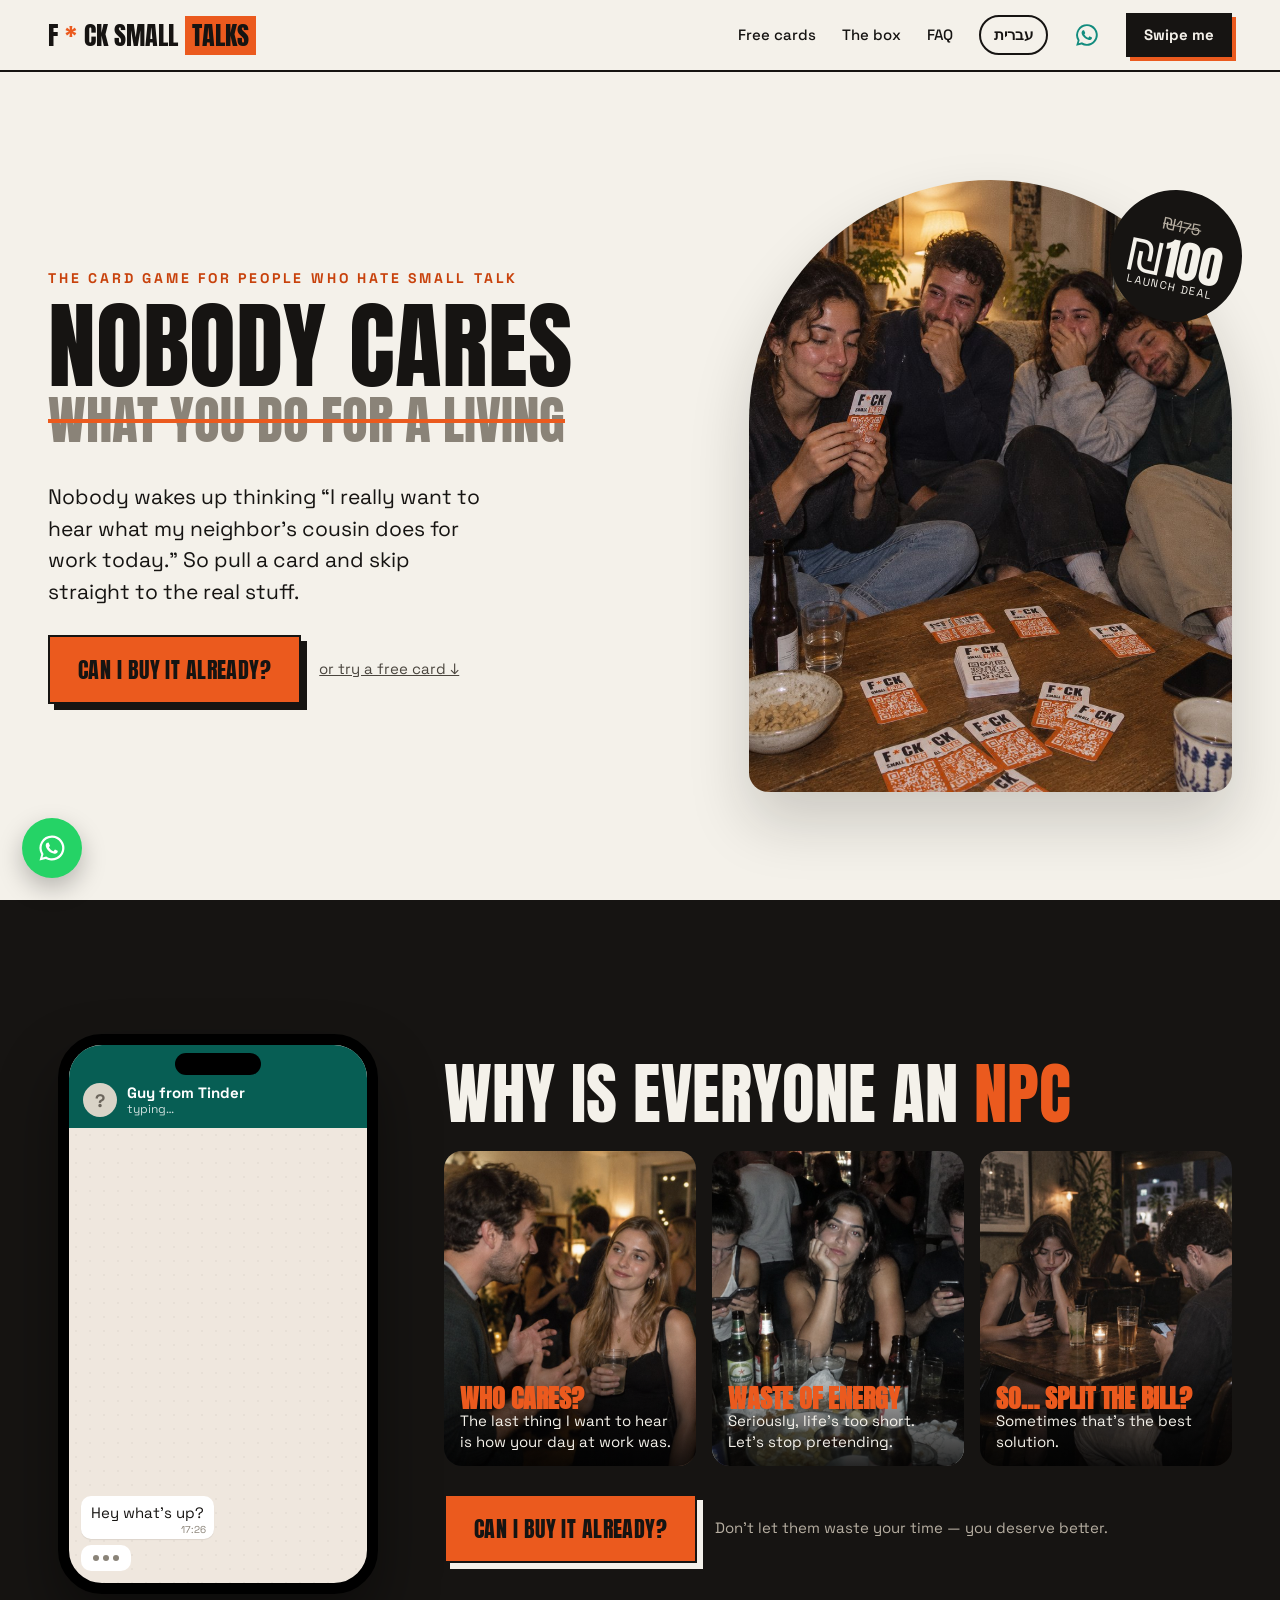
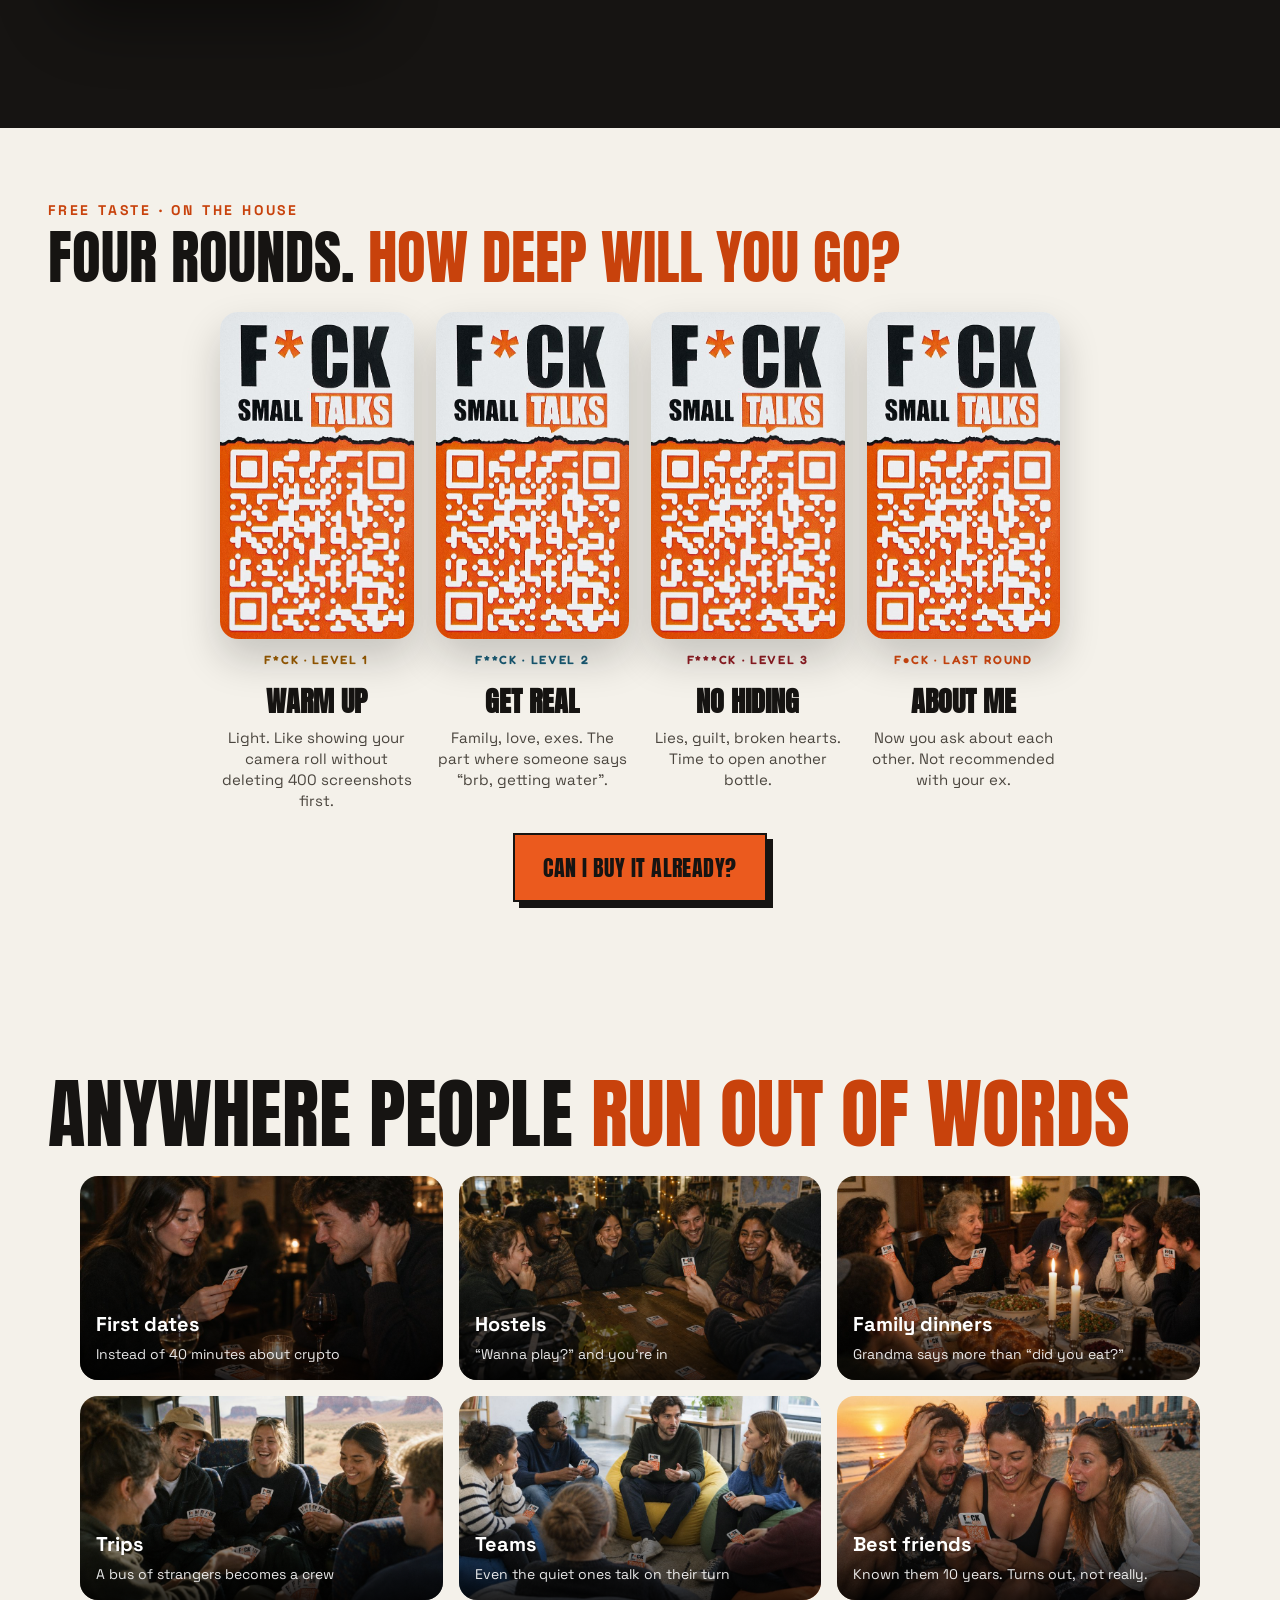
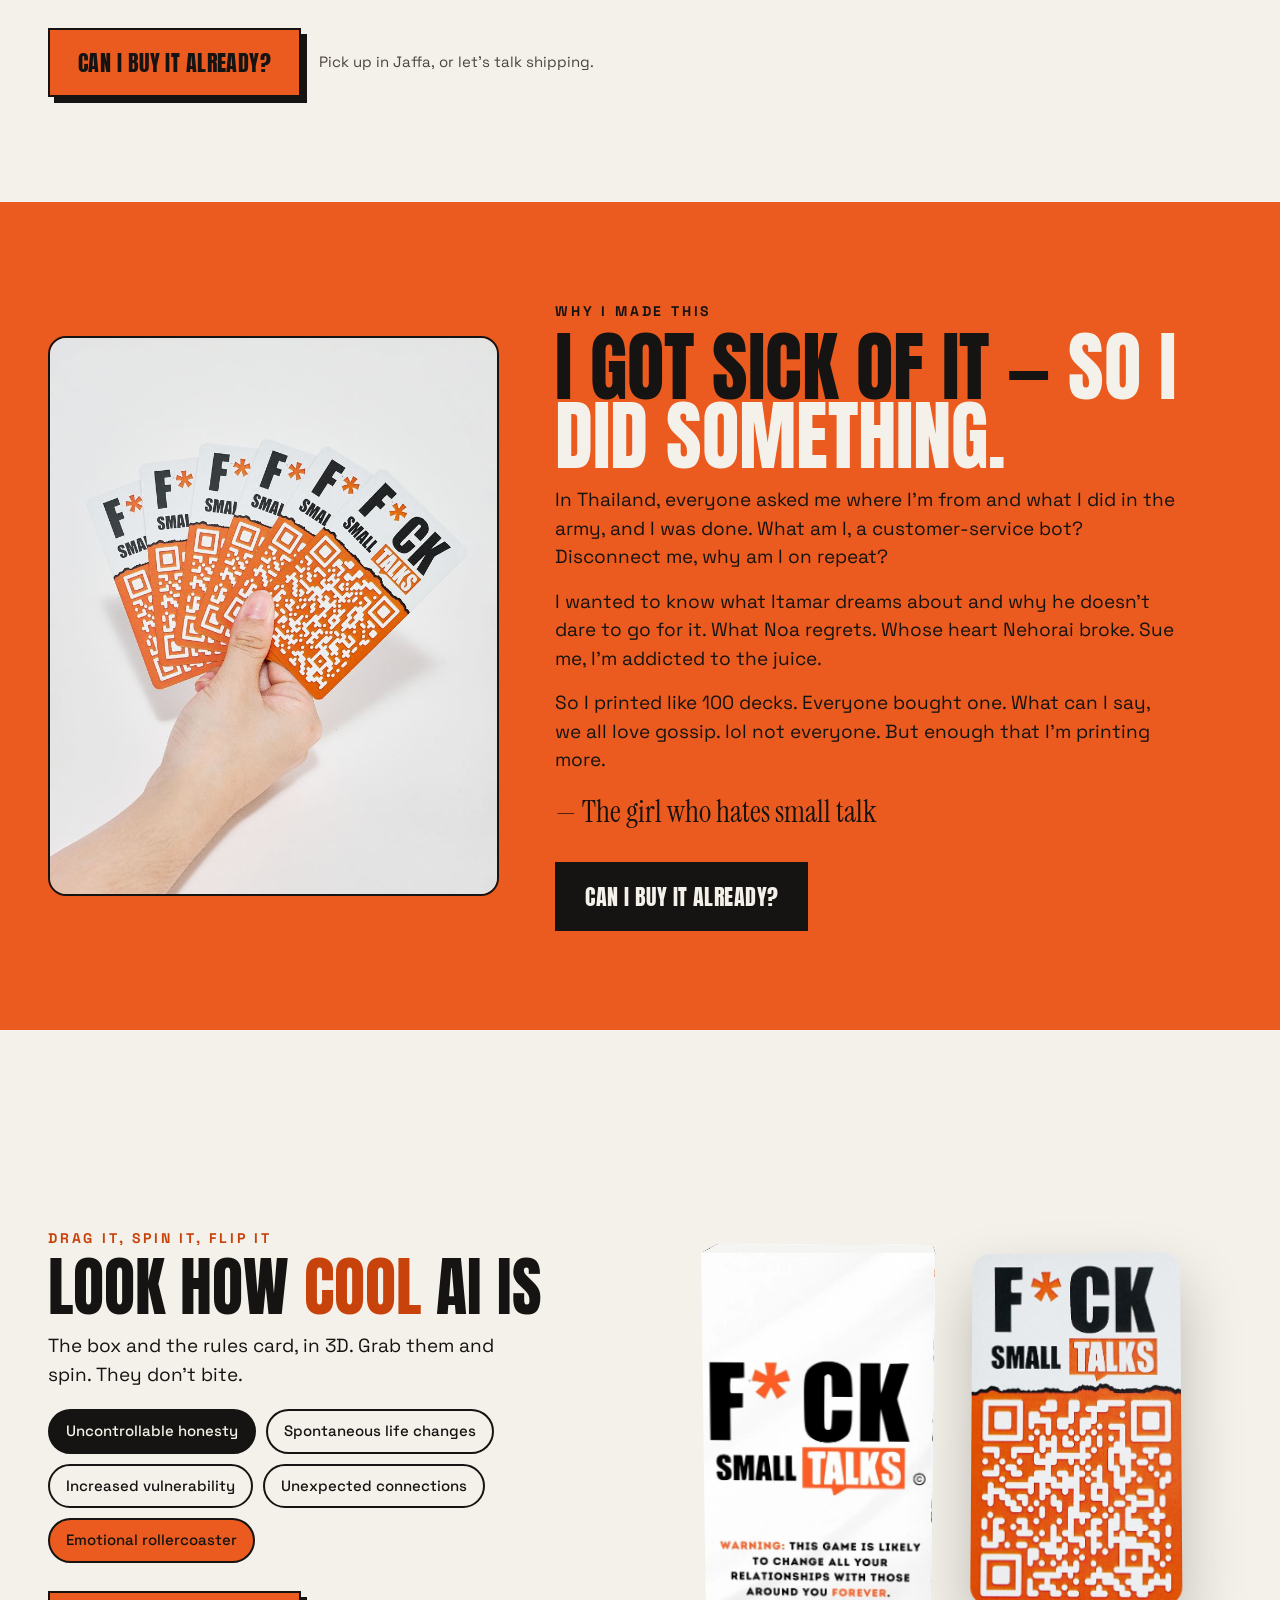
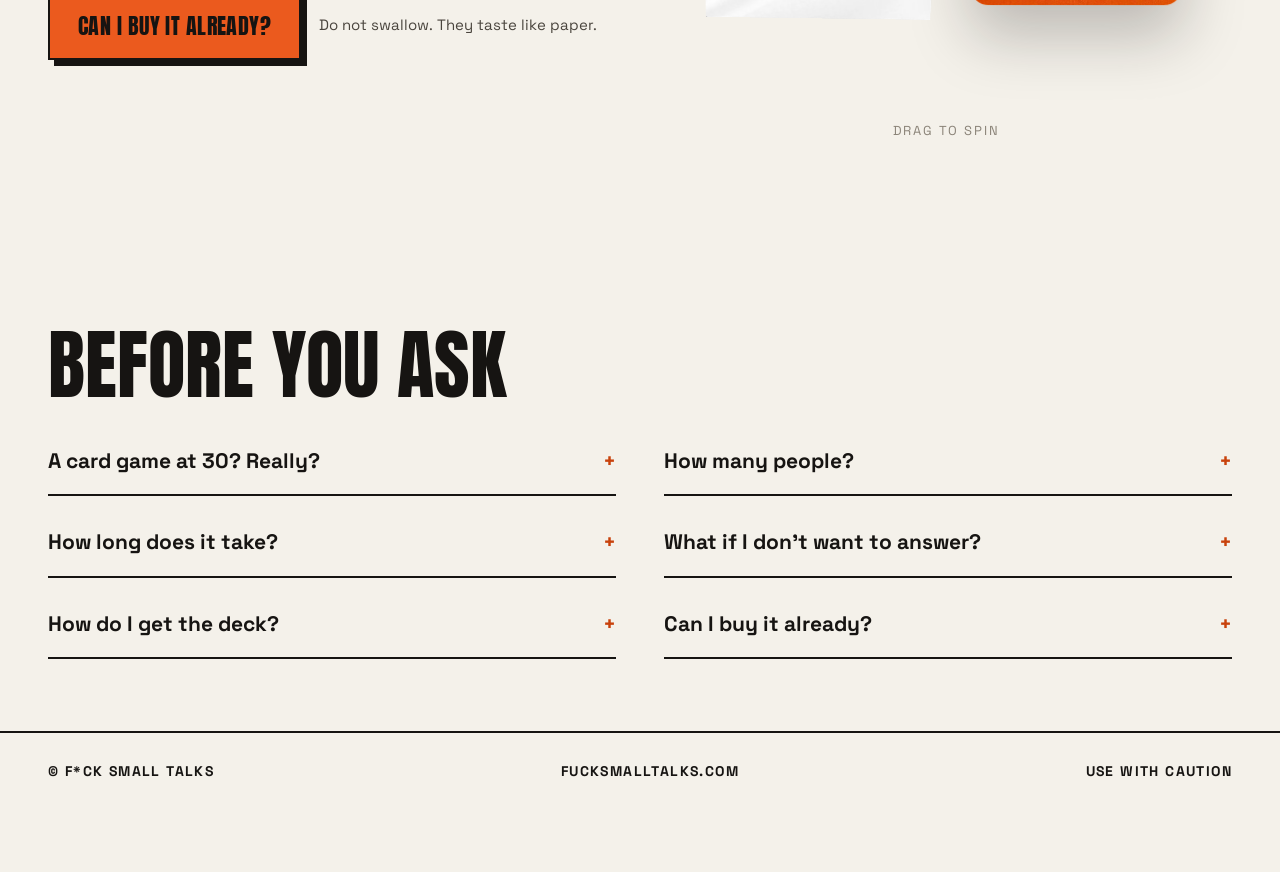
<file: docs/index.html>
<!DOCTYPE html>
<html lang="en">
<head>
<meta charset="UTF-8"/>
<meta name="viewport" content="width=device-width, initial-scale=1.0"/>
<title>F*CK SMALL TALKS — The card game that skips the boring part</title>
<meta name="description" content="Nobody cares what you do for a living. Tell me your biggest fear. A card game that takes any conversation deep."/>
<meta property="og:title" content="F*CK SMALL TALKS"/>
<meta property="og:description" content="Nobody cares what you do for a living. Tell me your biggest fear."/>
<meta property="og:image" content="img/hero.jpg"/>
<link rel="preconnect" href="https://fonts.googleapis.com"/>
<link rel="preconnect" href="https://fonts.gstatic.com" crossorigin/>
<link href="https://fonts.googleapis.com/css2?family=Anton&family=Fredoka:wght@500;600&family=Instrument+Serif:ital@0;1&family=Space+Grotesk:wght@400;500;700&display=swap" rel="stylesheet"/>
<link rel="stylesheet" href="site.css"/>
<style>
.b-front{background-image:url(img/box-front.jpg)}.b-back{background-image:url(img/box-back.jpg)}
.b-left{background-image:url(img/box-spine.jpg)}.b-right{background-image:url(img/box-side.jpg)}.b-bottom{background-image:url(img/box-top.jpg)}
.rules3d .fr{background-image:url(img/rules.jpg)}
</style>
</head>
<body>
<div class="intro" aria-hidden="true">
  <div class="intro-txt">Shuffle up. <span class="o">Small talk is dead.</span></div>
  <div class="deal d1"></div><div class="deal d2"></div><div class="deal d3"></div><div class="deal d4"></div><div class="deal d5"></div>
</div>

<nav>
  <div class="wrap">
    <a href="#top" class="logo">F<i>*</i>CK SMALL <b>TALKS</b></a>
    <div class="navlinks">
      <a class="nl" href="#taste">Free cards</a>
      <a class="nl" href="#ai">The box</a>
      <a class="nl" href="#faq">FAQ</a>
      <a class="lang" href="he.html" lang="he">עברית</a>
      <a class="wa-ico" data-wa aria-label="WhatsApp"><svg width="26" height="26" viewBox="0 0 24 24" fill="currentColor" aria-hidden="true"><path d="M12 2a10 10 0 0 0-8.6 15.1L2 22l5-1.3A10 10 0 1 0 12 2Zm0 18.2c-1.5 0-3-.4-4.3-1.2l-.3-.2-3 .8.8-2.9-.2-.3A8.2 8.2 0 1 1 12 20.2Zm4.5-6.1c-.2-.1-1.5-.7-1.7-.8-.2-.1-.4-.1-.6.1l-.8 1c-.1.2-.3.2-.5.1a6.7 6.7 0 0 1-3.3-2.9c-.3-.4.2-.4.7-1.3.1-.2 0-.3 0-.4l-.8-1.8c-.2-.5-.4-.4-.6-.4h-.5c-.2 0-.4.1-.6.3-.2.2-.8.8-.8 2s.8 2.3.9 2.5c.1.2 1.6 2.5 4 3.5 1.5.6 2 .7 2.8.6.4-.1 1.5-.6 1.7-1.2.2-.6.2-1.1.1-1.2l-.5-.3Z"/></svg></a>
      <button type="button" class="buy">Swipe me</button>
    </div>
  </div>
</nav>

<section id="top">
  <div class="wrap hero">
    <div>
      <div class="kicker">The card game for people who hate small talk</div>
      <h1 class="display" style="margin-top:14px">Nobody cares<span class="rot"><span id="rot">what you do for a living</span></span></h1>
      <p>Nobody wakes up thinking “I really want to hear what my neighbor’s cousin does for work today.” So pull a card and skip straight to the real stuff.</p>
      <div class="cta-row"><button type="button" class="btn buy">Can I buy it already?</button><small><a href="#taste">or try a free card ↓</a></small></div>
    </div>
    <div class="hero-r reveal">
      <img src="img/hero.jpg" alt="Friends laughing around a table, playing the cards"/>
      <div class="sticker" aria-hidden="true"><s>₪175</s><b>₪100</b><small>LAUNCH DEAL</small></div>
    </div>
  </div>
</section>

<section id="npc">
  <div class="wrap npc">
    <div class="phone-col reveal">
      <div class="phone" aria-label="A boring small-talk WhatsApp chat">
        <div class="wa-top"><span class="wa-av" aria-hidden="true">?</span><span class="wa-who"><b>Guy from Tinder</b><small id="waStatus">typing…</small></span></div>
        <div class="wa-body" id="wa"></div>
      </div>
    </div>
    <div class="reveal">
      <h2 class="display">Why is everyone an <span class="o">NPC</span></h2>
      <div class="awk">
        <figure><img src="img/a-party.jpg" alt="A guy talking while a girl smiles politely"/><figcaption><b>Who cares?</b>The last thing I want to hear is how your day at work was.</figcaption></figure>
        <figure><img src="img/a-phones.jpg" alt="Friends at a table, all on their phones"/><figcaption><b>Waste of energy</b>Seriously, life’s too short. Let’s stop pretending.</figcaption></figure>
        <figure><img src="img/a-date.jpg" alt="A date where both are on their phones"/><figcaption><b>So… split the bill?</b>Sometimes that’s the best solution.</figcaption></figure>
      </div>
      <div class="cta-row"><button type="button" class="btn buy">Can I buy it already?</button><small>Don’t let them waste your time — you deserve better.</small></div>
    </div>
  </div>
</section>

<section id="taste">
  <div class="wrap">
    <div class="taste-head reveal">
      <div><div class="kicker">Free taste · on the house</div><h2 class="display" style="margin-top:10px">Four rounds. <span class="odk">How deep will you go?</span></h2></div>
    </div>
    <div class="decks">
      <div class="deck reveal"><button type="button" class="fc" aria-label="Flip round 1 card"><span class="in"><span class="s b"></span><span class="s f" style="background:#FDF3C7;color:#9A5B00">What are you better at than most people you know?<small>F*CK · LEVEL 1</small></span></span></button><span class="lv" style="color:#9A5B00">F*CK · LEVEL 1</span><h3>Warm up</h3><p>Light. Like showing your camera roll without deleting 400 screenshots first.</p></div>
      <div class="deck reveal"><button type="button" class="fc" aria-label="Flip round 2 card"><span class="in"><span class="s b"></span><span class="s f" style="background:#E0FAE6;color:#236B45">Is there something you’ve dreamed of doing for a long time? Why haven’t you done it?<small>F**CK · LEVEL 2</small></span></span></button><span class="lv" style="color:#175A74">F**CK · LEVEL 2</span><h3>Get real</h3><p>Family, love, exes. The part where someone says “brb, getting water”.</p></div>
      <div class="deck reveal"><button type="button" class="fc" aria-label="Flip round 3 card"><span class="in"><span class="s b"></span><span class="s f" style="background:#F3E6F4;color:#7E3F8C">What mistakes did your parents make that you want to avoid?<small>F***CK · LEVEL 3</small></span></span></button><span class="lv" style="color:#8E1B22">F***CK · LEVEL 3</span><h3>No hiding</h3><p>Lies, guilt, broken hearts. Time to open another bottle.</p></div>
      <div class="deck reveal"><button type="button" class="fc" aria-label="Flip last round card"><span class="in"><span class="s b"></span><span class="s f" style="background:#fff;color:#D2470F">What was your first impression of me?<small>F●CK · LAST ROUND</small></span></span></button><span class="lv" style="color:#D2470F">F●CK · LAST ROUND</span><h3>About me</h3><p>Now you ask about each other. Not recommended with your ex.</p></div>
    </div>
    <div class="cta-row reveal"><button type="button" class="btn buy">Can I buy it already?</button></div>
  </div>
</section>

<section id="places">
  <div class="wrap">
    <h2 class="display reveal">Anywhere people <span class="odk">run out of words</span></h2>
    <div class="places">
      <div class="place reveal"><img src="img/p-date.jpg" alt="A first date with the cards" loading="lazy"/><div><b>First dates</b><span>Instead of 40 minutes about crypto</span></div></div>
      <div class="place reveal"><img src="img/p-hostel.jpg" alt="Travelers in a hostel with the cards" loading="lazy"/><div><b>Hostels</b><span>“Wanna play?” and you’re in</span></div></div>
      <div class="place reveal"><img src="img/p-family.jpg" alt="A family dinner with the cards" loading="lazy"/><div><b>Family dinners</b><span>Grandma says more than “did you eat?”</span></div></div>
      <div class="place reveal"><img src="img/p-trip.jpg" alt="Friends on a bus with the cards" loading="lazy"/><div><b>Trips</b><span>A bus of strangers becomes a crew</span></div></div>
      <div class="place reveal"><img src="img/p-team.jpg" alt="A work team with the cards" loading="lazy"/><div><b>Teams</b><span>Even the quiet ones talk on their turn</span></div></div>
      <div class="place reveal"><img src="img/p-friends.jpg" alt="Friends on the beach with the cards" loading="lazy"/><div><b>Best friends</b><span>Known them 10 years. Turns out, not really.</span></div></div>
    </div>
    <div class="cta-row reveal"><button type="button" class="btn buy">Can I buy it already?</button><small>Pick up in Jaffa, or let’s talk shipping.</small></div>
  </div>
</section>

<section id="story">
  <div class="wrap story">
    <img class="reveal" src="img/group7.jpg" alt="A hand holding a fan of cards"/>
    <div class="reveal">
      <div class="kicker">Why I made this</div>
      <h2 class="display" style="margin-top:10px">I got sick of it — <span style="color:var(--paper)">so I did something.</span></h2>
      <p>In Thailand, everyone asked me where I’m from and what I did in the army, and I was done. What am I, a customer-service bot? Disconnect me, why am I on repeat?</p>
      <p>I wanted to know what Itamar dreams about and why he doesn’t dare to go for it. What Noa regrets. Whose heart Nehorai broke. Sue me, I’m addicted to the juice.</p>
      <p>So I printed like 100 decks. Everyone bought one. What can I say, we all love gossip. lol not everyone. But enough that I’m printing more.</p>
      <p class="sig">— The girl who hates small talk</p>
      <div class="cta-row"><button type="button" class="btn k buy">Can I buy it already?</button></div>
    </div>
  </div>
</section>

<section id="ai">
  <div class="wrap ai">
    <div class="reveal">
      <div class="kicker">Drag it, spin it, flip it</div>
      <h2 class="display" style="margin-top:10px">Look how <span class="odk">cool</span> AI is</h2>
      <p style="font-size:19px;margin-top:16px;max-width:40ch">The box and the rules card, in 3D. Grab them and spin. They don’t bite.</p>
      <div class="fx"><span class="k">Uncontrollable honesty</span><span>Spontaneous life changes</span><span>Increased vulnerability</span><span>Unexpected connections</span><span class="or">Emotional rollercoaster</span></div>
      <div class="cta-row"><button type="button" class="btn buy">Can I buy it already?</button><small>Do not swallow. They taste like paper.</small></div>
    </div>
    <div class="reveal">
      <div class="ai-stage">
        <div class="spin-stage" id="boxStage" role="img" aria-label="The box in 3D"><div class="box3d" id="box3d"><div class="bf b-front"></div><div class="bf b-back"></div><div class="bf b-left"></div><div class="bf b-right"></div><div class="bf b-top"></div><div class="bf b-bottom"></div></div></div>
        <div class="spin-stage" id="rulesStage" role="img" aria-label="The rules card in 3D"><div class="rules3d" id="rules3d"><div class="s fr"></div><div class="s bk"></div></div></div>
      </div>
      <p class="hint">Drag to spin</p>
    </div>
  </div>
</section>

<section id="faq" style="min-height:0">
  <div class="wrap">
    <h2 class="display reveal">Before you ask</h2>
    <div class="faqgrid reveal">
      <details><summary>A card game at 30? Really?</summary><p>31 hit me too. It’s weird for about ten seconds, then someone answers a card and the whole table goes quiet.</p></details>
      <details><summary>How many people?</summary><p>Two or more. Perfect for a date, wild with a full table, dangerous at family dinner.</p></details>
      <details><summary>How long does it take?</summary><p>As long as you want. Some people talk about themselves for 20 minutes. Tip: one minute per answer, set a timer.</p></details>
      <details><summary>What if I don’t want to answer?</summary><p>Too real? Skip it. We’ll pretend we didn’t notice.</p></details>
      <details><summary>How do I get the deck?</summary><p>Pick up in Jaffa. Shipping? WhatsApp me, I’ll ship it if I’m in the mood.</p></details>
      <details><summary>Can I buy it already?</summary><p>lol yes. <a href="#" class="buy">Click here</a>, leave your details and I’ll get back to you.</p></details>
    </div>
  </div>
</section>

<footer><div class="wrap"><span>© F*ck Small Talks</span><span>fucksmalltalks.com</span><span>Use with caution</span></div></footer>

<a class="wa-float" data-wa data-tip="Talk to me" aria-label="Talk to me on WhatsApp"><svg width="30" height="30" viewBox="0 0 24 24" fill="currentColor" aria-hidden="true"><path d="M12 2a10 10 0 0 0-8.6 15.1L2 22l5-1.3A10 10 0 1 0 12 2Zm0 18.2c-1.5 0-3-.4-4.3-1.2l-.3-.2-3 .8.8-2.9-.2-.3A8.2 8.2 0 1 1 12 20.2Zm4.5-6.1c-.2-.1-1.5-.7-1.7-.8-.2-.1-.4-.1-.6.1l-.8 1c-.1.2-.3.2-.5.1a6.7 6.7 0 0 1-3.3-2.9c-.3-.4.2-.4.7-1.3.1-.2 0-.3 0-.4l-.8-1.8c-.2-.5-.4-.4-.6-.4h-.5c-.2 0-.4.1-.6.3-.2.2-.8.8-.8 2s.8 2.3.9 2.5c.1.2 1.6 2.5 4 3.5 1.5.6 2 .7 2.8.6.4-.1 1.5-.6 1.7-1.2.2-.6.2-1.1.1-1.2l-.5-.3Z"/></svg></a>

<div class="modal" id="order" role="dialog" aria-modal="true" aria-labelledby="orderTitle">
  <div class="sheet">
    <button type="button" class="x" aria-label="Close">×</button>
    <form id="orderForm" novalidate>
      <h3 id="orderTitle">Before you pay</h3>
      <p class="sub">Leave your details and I’ll get back to you. No running straight to the credit card — we talk first.</p>
      <label for="f-name">Name</label><input type="text" id="f-name" name="name" autocomplete="name"/>
      <label for="f-email">Email</label><input type="email" id="f-email" name="email" autocomplete="email" dir="ltr"/>
      <label for="f-phone">Phone</label><input type="tel" id="f-phone" name="phone" autocomplete="tel" dir="ltr"/>
      <div class="row2" style="margin-top:12px">
        <div><label>How many decks?</label><div class="qty"><button type="button" id="qminus" aria-label="One less">−</button><output id="qty">1</output><button type="button" id="qplus" aria-label="One more">+</button></div></div>
      </div>
      <div class="ship">
        <label><input type="radio" name="ship" value="pickup" checked/><span>Pick up in Jaffa <small>Free</small></span></label>
        <label><input type="radio" name="ship" value="delivery"/><span>Shipping <small>We’ll talk. I’ll ship it if I’m in the mood.</small></span></label>
      </div>
      <div class="total"><span>Total</span><b id="total">₪100</b></div>
      <p class="err" id="err" role="alert"></p>
      <button type="submit" class="btn">Send me your details →</button>
    </form>
    <div class="done" id="done" hidden>
      <h3>Got it!</h3>
      <p>WhatsApp just opened with your details. Hit send and I’ll get back to you today (if I’m in the mood — kidding, for sure).</p>
      <a class="btn" id="payBtn" target="_blank" rel="noopener" hidden>Want to pay already? Pay →</a>
      <button type="button" class="btn k x" style="position:static;font-size:22px;width:100%">Close</button>
    </div>
  </div>
</div>

<script>
window.SITE = {
  rot: ['what you do for a living', 'how many siblings you have', "where you're originally from", 'what you studied'],
  chat: [
    { t: "Hey what's up?" }, { t: 'How old are you?' }, { t: "What's your favorite color?" },
    { t: 'So what do you do?' }, { me: true, t: '…' }, { t: 'Crazy weather today huh' },
    { t: 'What are your hobbies?' }, { t: 'I like watching TV' }, { me: true, t: 'Literally cringe.' }
  ],
  waHello: 'Hi! I saw the site 👋',
  plusShipping: ' + shipping',
  fillIn: 'At least a name and phone, please (and a valid email if you added one).',
  orderText: (o) => [
    'Hi! I want to buy F*ck Small Talks',
    `Decks: ${o.qty} (₪${o.total})`,
    o.pickup ? 'Pick up in Jaffa' : 'Shipping',
    `Name: ${o.name}`, `Phone: ${o.phone}`, o.email ? `Email: ${o.email}` : ''
  ].filter(Boolean).join('\n')
};
</script>
<script src="site.js"></script>
</body>
</html>
</file>
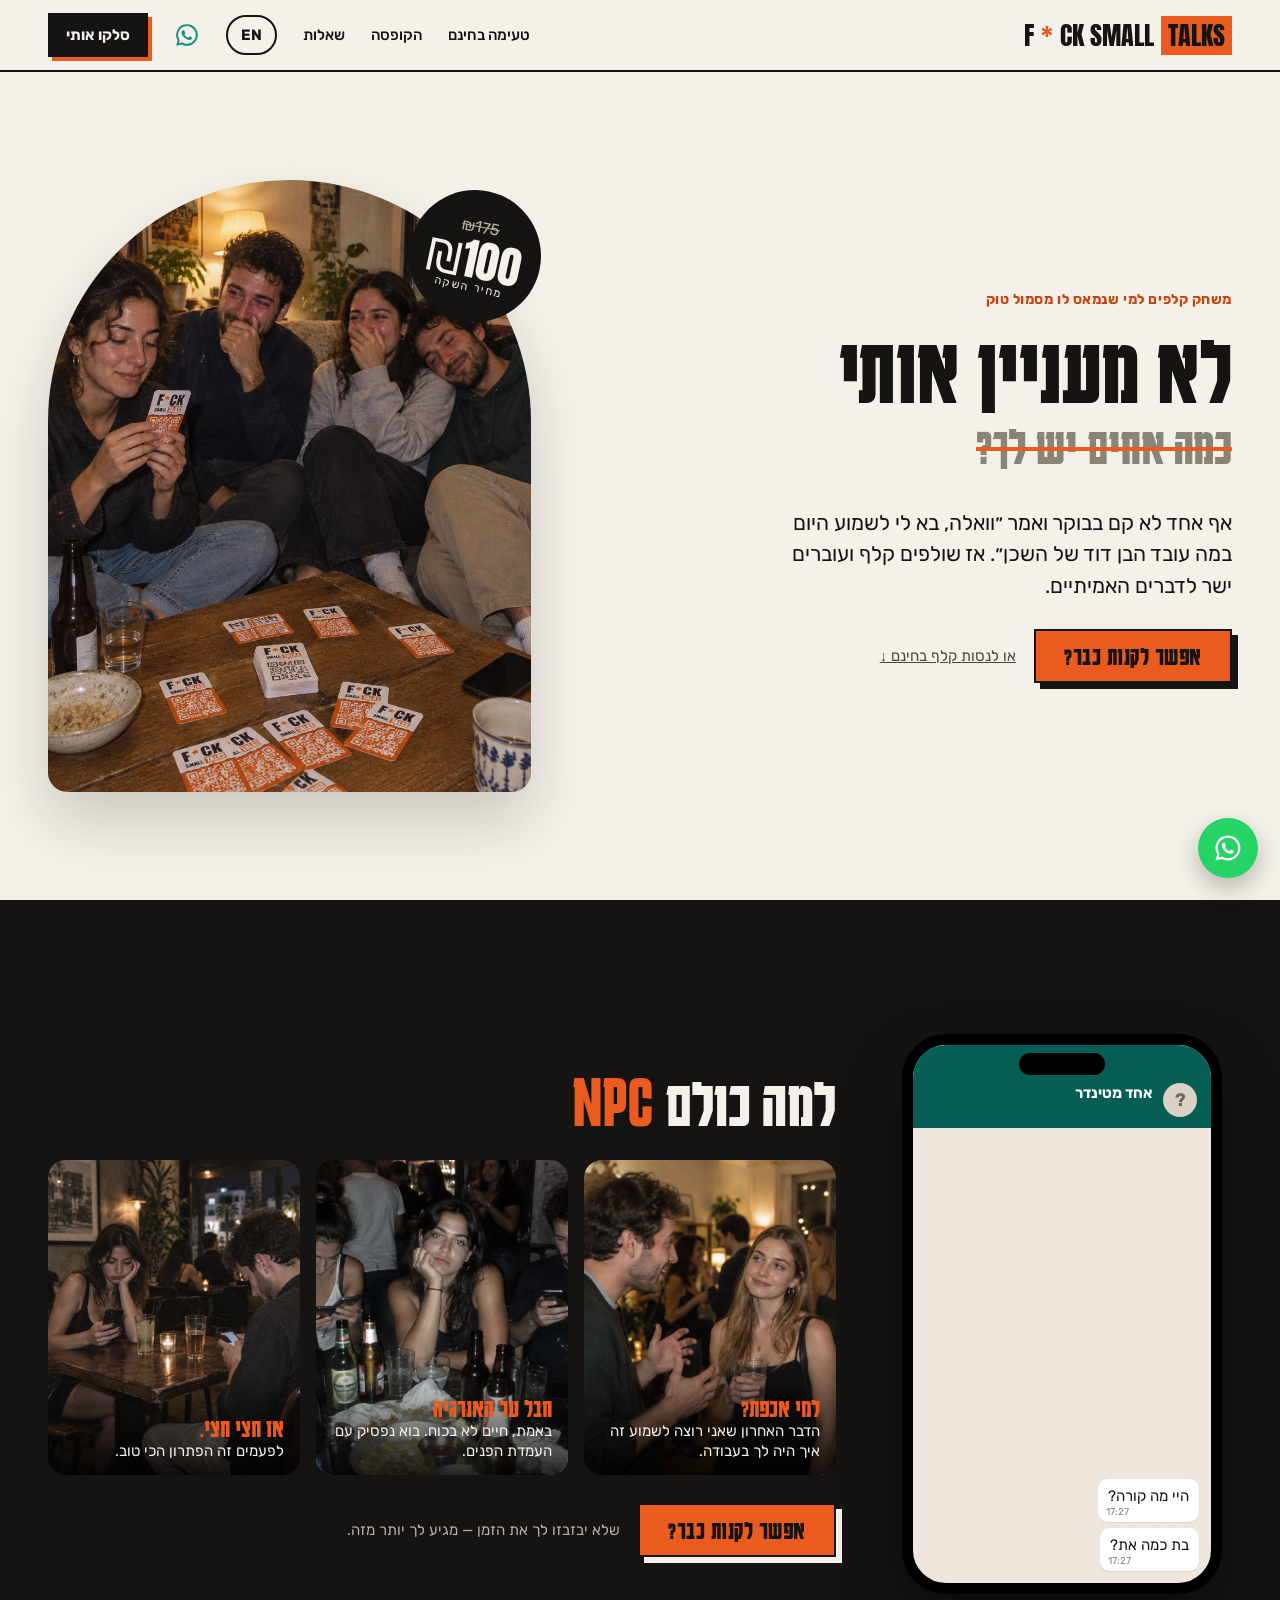
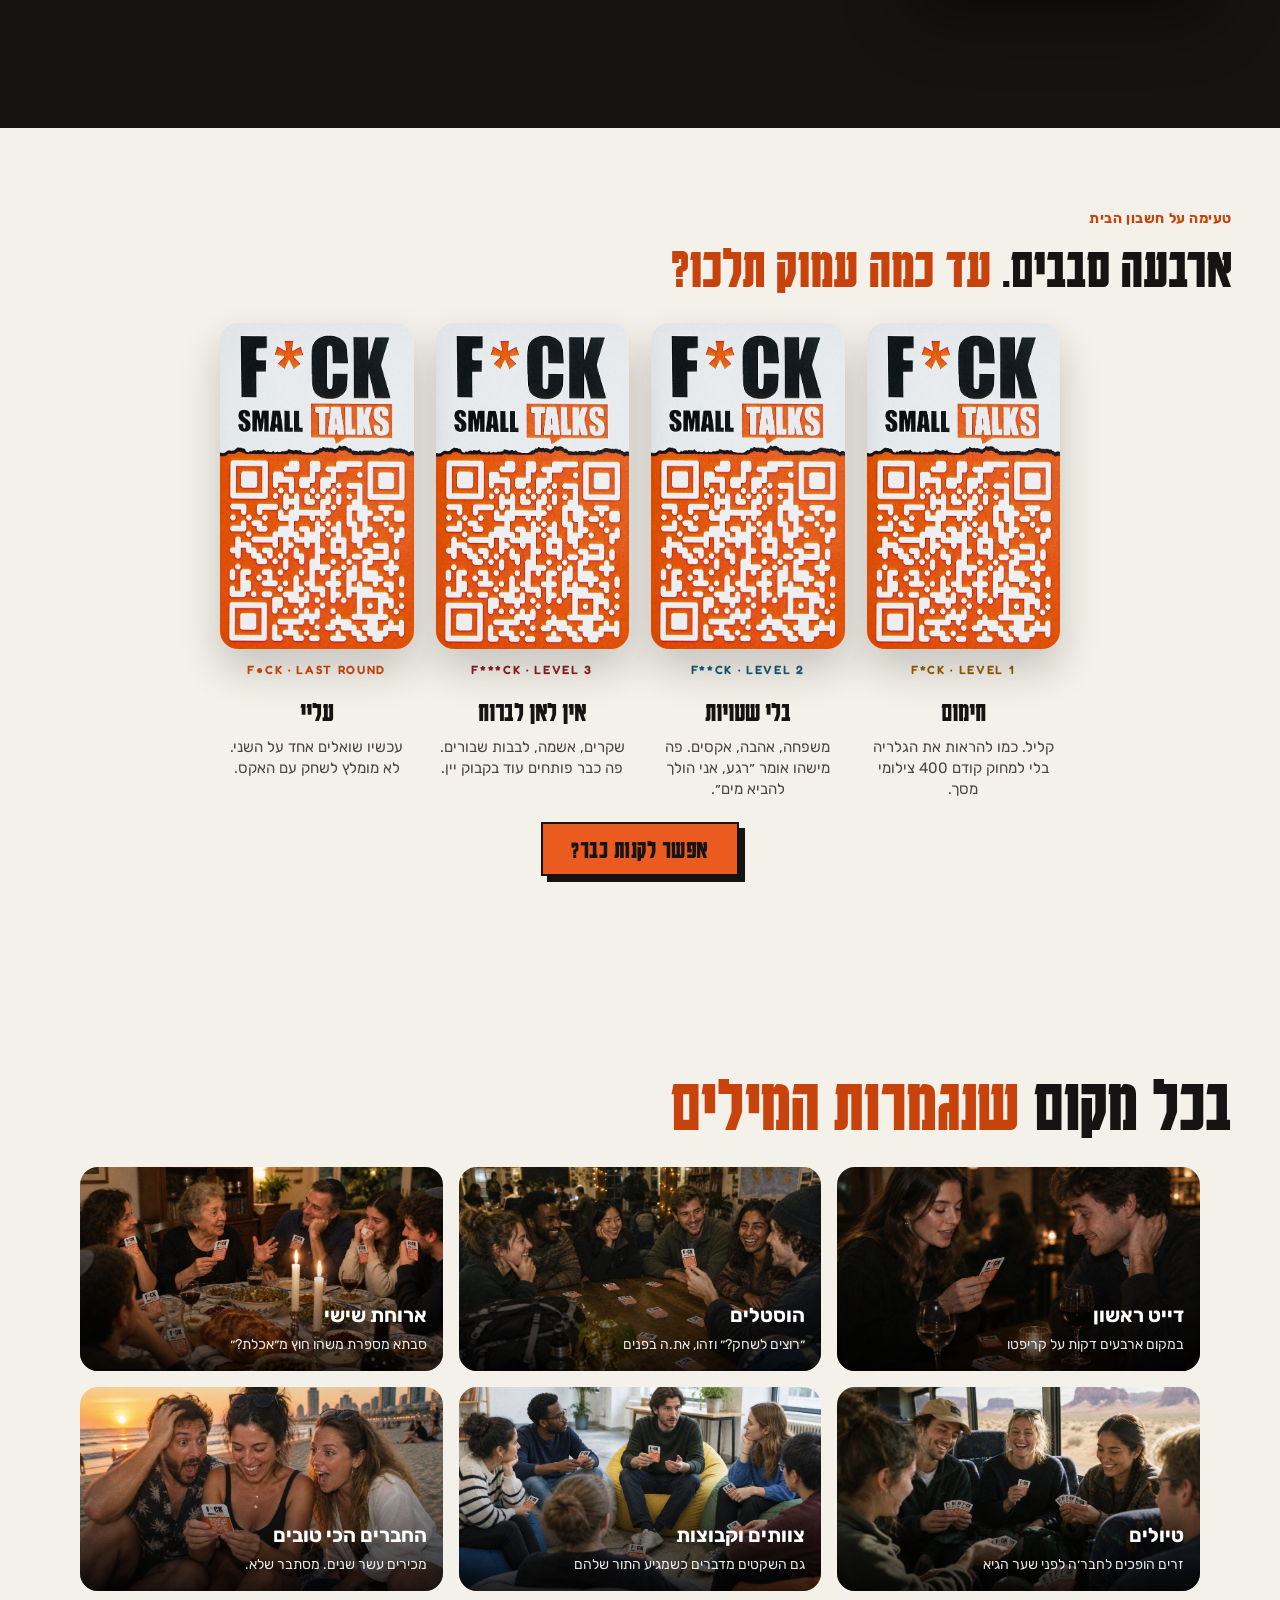
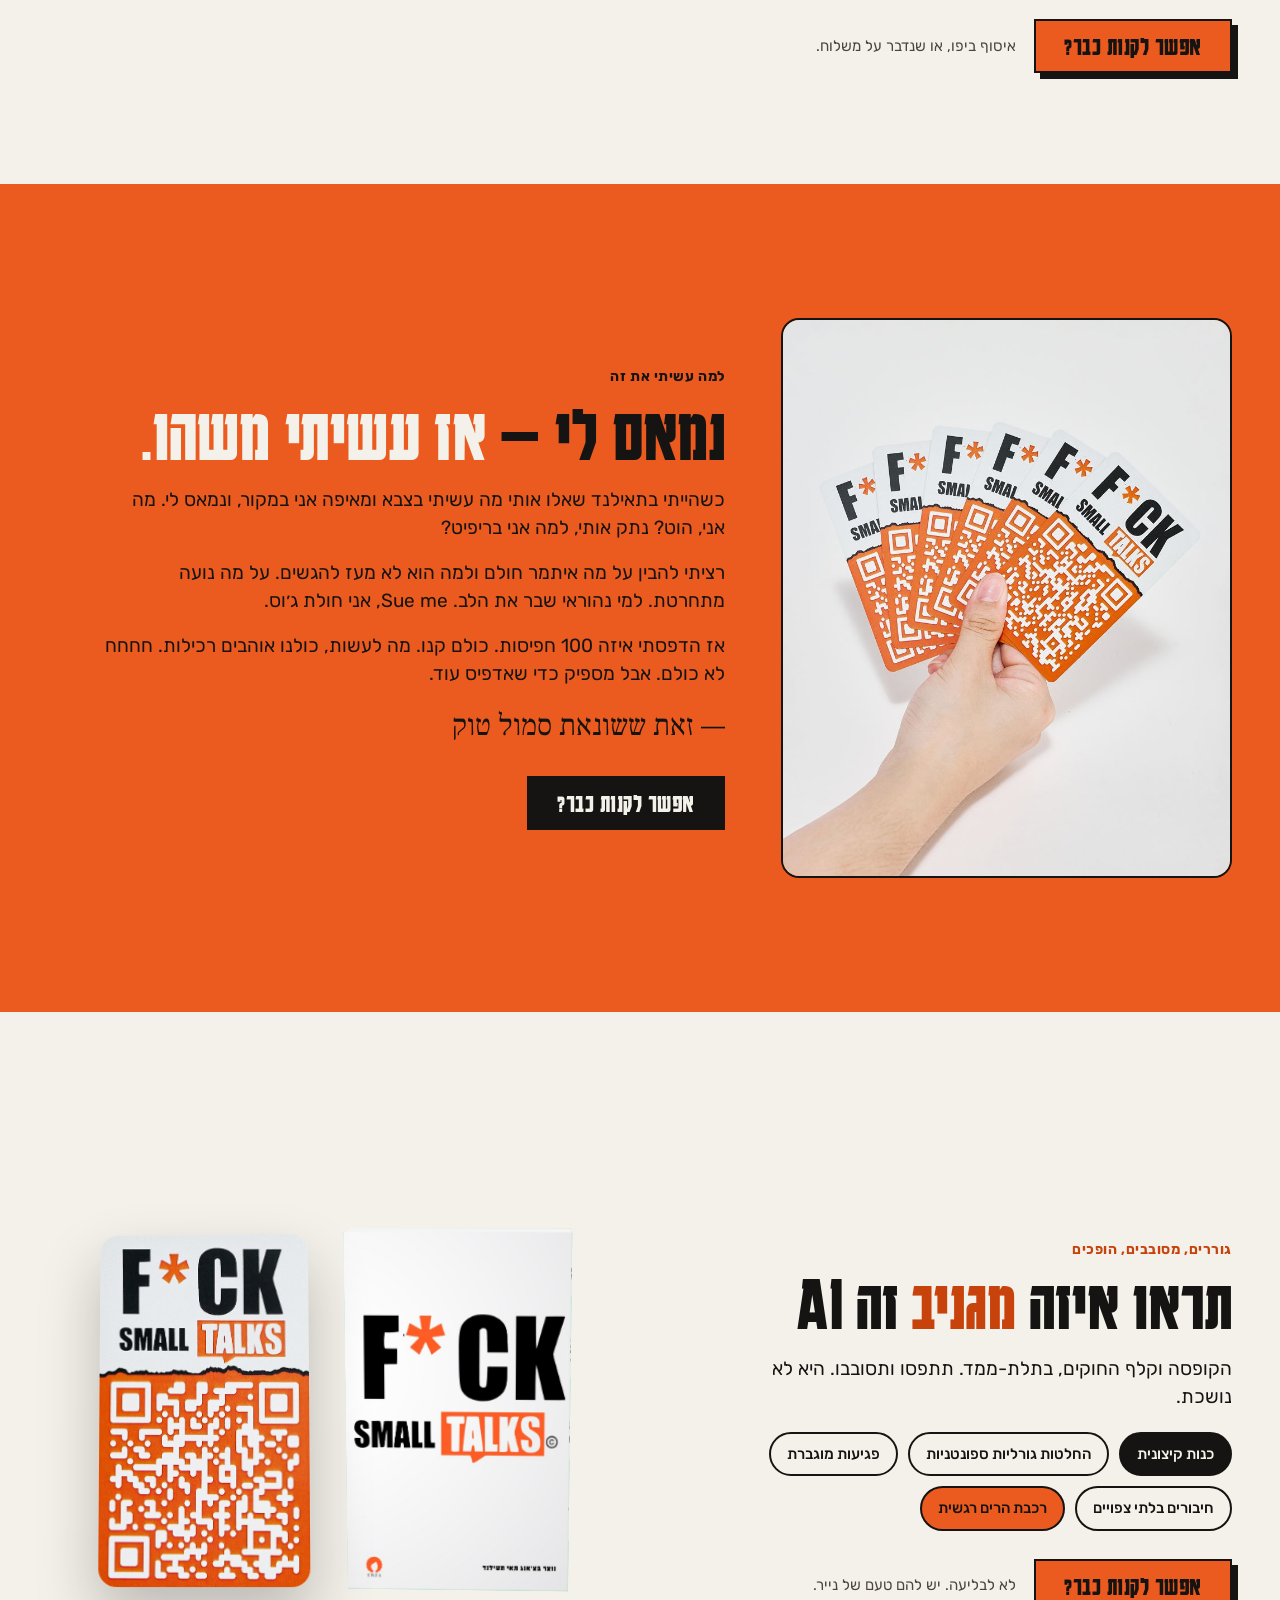
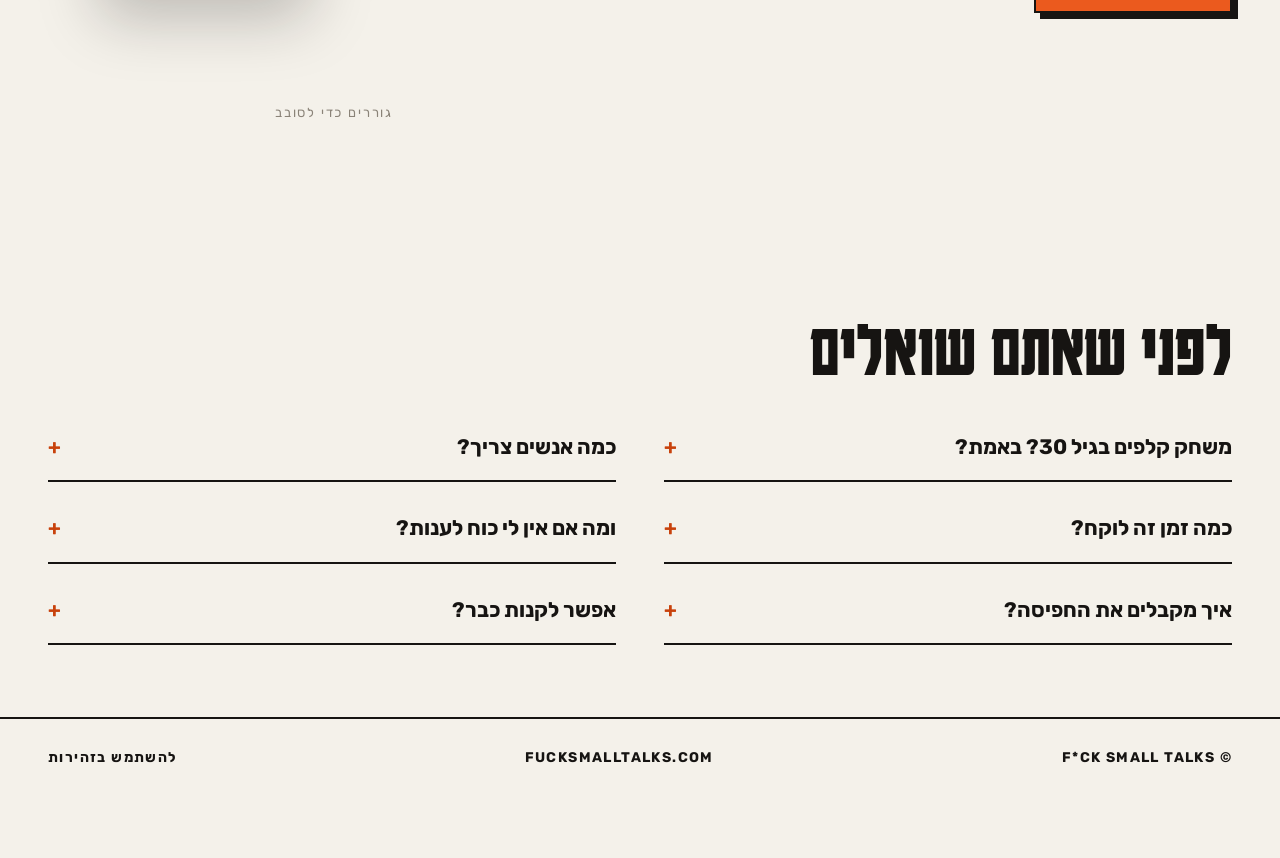
<file: docs/he.html>
<!DOCTYPE html>
<html lang="he" dir="rtl">
<head>
<meta charset="UTF-8"/>
<meta name="viewport" content="width=device-width, initial-scale=1.0"/>
<title>F*CK SMALL TALKS — משחק קלפים נגד סמול טוק</title>
<meta name="description" content="לא מעניין אותי במה אתה עובד. ספר לי ממה אתה הכי מפחד. משחק קלפים שלוקח כל שיחה לעומק."/>
<meta property="og:title" content="F*CK SMALL TALKS"/>
<meta property="og:description" content="לא מעניין אותי במה אתה עובד. ספר לי ממה אתה הכי מפחד."/>
<meta property="og:image" content="img/hero.jpg"/>
<link rel="preconnect" href="https://fonts.googleapis.com"/>
<link rel="preconnect" href="https://fonts.gstatic.com" crossorigin/>
<link href="https://fonts.googleapis.com/css2?family=Anton&family=Fredoka:wght@500;600&family=Karantina:wght@700&family=Rubik:wght@400;500;700&family=Secular+One&family=Frank+Ruhl+Libre:wght@500&display=swap" rel="stylesheet"/>
<link rel="stylesheet" href="site.css"/>
<style>
.b-front{background-image:url(img/he-box-front.jpg)}.b-back{background-image:url(img/he-box-back.jpg)}
.b-left{background-image:url(img/he-box-spine.jpg)}.b-right{background-image:url(img/he-box-side.jpg)}.b-bottom{background-image:url(img/he-box-bottom.jpg)}
.rules3d .fr{background:#F4F4F2;color:#161412;padding:26px 18px;display:flex;flex-direction:column;gap:6px;font-family:'Secular One',Rubik,sans-serif;font-size:15px;line-height:1.3}
.rules3d .fr b{font-weight:400;font-size:21px;text-align:center;text-decoration:underline;margin-top:6px}
.rules3d .fr i{font-style:normal;color:#E8521A}
@media (max-width:1000px){.rules3d .fr{font-size:11px;padding:16px 12px}.rules3d .fr b{font-size:15px}}
</style>
</head>
<body>
<div class="intro" aria-hidden="true">
  <div class="intro-txt">מערבבים. <span class="o">ביי ביי סמול טוק.</span></div>
  <div class="deal d1"></div><div class="deal d2"></div><div class="deal d3"></div><div class="deal d4"></div><div class="deal d5"></div>
</div>

<nav>
  <div class="wrap">
    <a href="#top" class="logo">F<i>*</i>CK SMALL <b>TALKS</b></a>
    <div class="navlinks">
      <a class="nl" href="#taste">טעימה בחינם</a>
      <a class="nl" href="#ai">הקופסה</a>
      <a class="nl" href="#faq">שאלות</a>
      <a class="lang" href="index.html" lang="en">EN</a>
      <a class="wa-ico" data-wa aria-label="וואטסאפ"><svg width="26" height="26" viewBox="0 0 24 24" fill="currentColor" aria-hidden="true"><path d="M12 2a10 10 0 0 0-8.6 15.1L2 22l5-1.3A10 10 0 1 0 12 2Zm0 18.2c-1.5 0-3-.4-4.3-1.2l-.3-.2-3 .8.8-2.9-.2-.3A8.2 8.2 0 1 1 12 20.2Zm4.5-6.1c-.2-.1-1.5-.7-1.7-.8-.2-.1-.4-.1-.6.1l-.8 1c-.1.2-.3.2-.5.1a6.7 6.7 0 0 1-3.3-2.9c-.3-.4.2-.4.7-1.3.1-.2 0-.3 0-.4l-.8-1.8c-.2-.5-.4-.4-.6-.4h-.5c-.2 0-.4.1-.6.3-.2.2-.8.8-.8 2s.8 2.3.9 2.5c.1.2 1.6 2.5 4 3.5 1.5.6 2 .7 2.8.6.4-.1 1.5-.6 1.7-1.2.2-.6.2-1.1.1-1.2l-.5-.3Z"/></svg></a>
      <button type="button" class="buy">סלקו אותי</button>
    </div>
  </div>
</nav>

<section id="top">
  <div class="wrap hero">
    <div>
      <div class="kicker">משחק קלפים למי שנמאס לו מסמול טוק</div>
      <h1 class="display" style="margin-top:14px">לא מעניין אותי<span class="rot"><span id="rot">במה אתה עובד?</span></span></h1>
      <p>אף אחד לא קם בבוקר ואמר ״וואלה, בא לי לשמוע היום במה עובד הבן דוד של השכן״. אז שולפים קלף ועוברים ישר לדברים האמיתיים.</p>
      <div class="cta-row"><button type="button" class="btn buy">אפשר לקנות כבר?</button><small><a href="#taste">או לנסות קלף בחינם ↓</a></small></div>
    </div>
    <div class="hero-r reveal">
      <img src="img/hero.jpg" alt="חברים סביב שולחן, אחת מקריאה קלף ואחד מתרגש"/>
      <div class="sticker" aria-hidden="true"><s>₪175</s><b>₪100</b><small>מחיר השקה</small></div>
    </div>
  </div>
</section>

<section id="npc">
  <div class="wrap npc">
    <div class="phone-col reveal">
      <div class="phone" aria-label="שיחת סמול טוק משעממת בוואטסאפ">
        <div class="wa-top"><span class="wa-av" aria-hidden="true">?</span><span class="wa-who"><b>אחד מטינדר</b><small id="waStatus">מקליד…</small></span></div>
        <div class="wa-body" id="wa"></div>
      </div>
    </div>
    <div class="reveal">
      <h2 class="display">למה כולם <span class="o">NPC</span></h2>
      <div class="awk">
        <figure><img src="img/a-party.jpg" alt="בחור מדבר ובחורה מחייכת מנימוס"/><figcaption><b>למי אכפת?</b>הדבר האחרון שאני רוצה לשמוע זה איך היה לך בעבודה.</figcaption></figure>
        <figure><img src="img/a-phones.jpg" alt="חברים ליד שולחן וכולם בטלפון"/><figcaption><b>חבל על האנרגיה</b>באמת, חיים לא בכוח. בוא נפסיק עם העמדת הפנים.</figcaption></figure>
        <figure><img src="img/a-date.jpg" alt="דייט שבו שניהם בטלפון"/><figcaption><b>אז חצי חצי.</b>לפעמים זה הפתרון הכי טוב.</figcaption></figure>
      </div>
      <div class="cta-row"><button type="button" class="btn buy">אפשר לקנות כבר?</button><small>שלא יבזבזו לך את הזמן — מגיע לך יותר מזה.</small></div>
    </div>
  </div>
</section>

<section id="taste">
  <div class="wrap">
    <div class="taste-head reveal">
      <div><div class="kicker">טעימה על חשבון הבית</div><h2 class="display" style="margin-top:10px">ארבעה סבבים. <span class="odk">עד כמה עמוק תלכו?</span></h2></div>
    </div>
    <div class="decks">
      <div class="deck reveal"><button type="button" class="fc" aria-label="להפוך קלף סבב 1"><span class="in"><span class="s b"></span><span class="s f" style="background:#FDF3C7;color:#9A5B00">במה את.ה טוב.ה יותר מרוב האנשים שאת.ה מכיר.ה?<small>F*CK · LEVEL 1</small></span></span></button><span class="lv" style="color:#9A5B00">F*CK · LEVEL 1</span><h3>חימום</h3><p>קליל. כמו להראות את הגלריה בלי למחוק קודם 400 צילומי מסך.</p></div>
      <div class="deck reveal"><button type="button" class="fc" aria-label="להפוך קלף סבב 2"><span class="in"><span class="s b"></span><span class="s f" style="background:#E0FAE6;color:#236B45">יש משהו שחלמת לעשות הרבה זמן? למה עוד לא עשית אותו?<small>F**CK · LEVEL 2</small></span></span></button><span class="lv" style="color:#175A74">F**CK · LEVEL 2</span><h3>בלי שטויות</h3><p>משפחה, אהבה, אקסים. פה מישהו אומר ״רגע, אני הולך להביא מים״.</p></div>
      <div class="deck reveal"><button type="button" class="fc" aria-label="להפוך קלף סבב 3"><span class="in"><span class="s b"></span><span class="s f" style="background:#F3E6F4;color:#7E3F8C">אילו טעויות של ההורים שלך בא לך להימנע מהן?<small>F***CK · LEVEL 3</small></span></span></button><span class="lv" style="color:#8E1B22">F***CK · LEVEL 3</span><h3>אין לאן לברוח</h3><p>שקרים, אשמה, לבבות שבורים. פה כבר פותחים עוד בקבוק יין.</p></div>
      <div class="deck reveal"><button type="button" class="fc" aria-label="להפוך קלף סבב אחרון"><span class="in"><span class="s b"></span><span class="s f" style="background:#fff;color:#D2470F">מה היה הרושם הראשוני שלך ממני?<small>F●CK · LAST ROUND</small></span></span></button><span class="lv" style="color:#D2470F">F●CK · LAST ROUND</span><h3>עליי</h3><p>עכשיו שואלים אחד על השני. לא מומלץ לשחק עם האקס.</p></div>
    </div>
    <div class="cta-row reveal"><button type="button" class="btn buy">אפשר לקנות כבר?</button></div>
  </div>
</section>

<section id="places">
  <div class="wrap">
    <h2 class="display reveal">בכל מקום <span class="odk">שנגמרות המילים</span></h2>
    <div class="places">
      <div class="place reveal"><img src="img/p-date.jpg" alt="זוג בדייט ראשון עם הקלפים" loading="lazy"/><div><b>דייט ראשון</b><span>במקום ארבעים דקות על קריפטו</span></div></div>
      <div class="place reveal"><img src="img/p-hostel.jpg" alt="מטיילים בהוסטל עם הקלפים" loading="lazy"/><div><b>הוסטלים</b><span>״רוצים לשחק?״ וזהו, את.ה בפנים</span></div></div>
      <div class="place reveal"><img src="img/p-family.jpg" alt="ארוחת שישי עם הקלפים" loading="lazy"/><div><b>ארוחת שישי</b><span>סבתא מספרת משהו חוץ מ״אכלת?״</span></div></div>
      <div class="place reveal"><img src="img/p-trip.jpg" alt="חברים באוטובוס עם הקלפים" loading="lazy"/><div><b>טיולים</b><span>זרים הופכים לחבר׳ה לפני שער הגיא</span></div></div>
      <div class="place reveal"><img src="img/p-team.jpg" alt="צוות עבודה עם הקלפים" loading="lazy"/><div><b>צוותים וקבוצות</b><span>גם השקטים מדברים כשמגיע התור שלהם</span></div></div>
      <div class="place reveal"><img src="img/p-friends.jpg" alt="חברות בים עם הקלפים" loading="lazy"/><div><b>החברים הכי טובים</b><span>מכירים עשר שנים. מסתבר שלא.</span></div></div>
    </div>
    <div class="cta-row reveal"><button type="button" class="btn buy">אפשר לקנות כבר?</button><small>איסוף ביפו, או שנדבר על משלוח.</small></div>
  </div>
</section>

<section id="story">
  <div class="wrap story">
    <img class="reveal" src="img/group7.jpg" alt="יד מחזיקה מניפה של קלפים"/>
    <div class="reveal">
      <div class="kicker">למה עשיתי את זה</div>
      <h2 class="display" style="margin-top:10px">נמאס לי — <span style="color:var(--paper)">אז עשיתי משהו.</span></h2>
      <p>כשהייתי בתאילנד שאלו אותי מה עשיתי בצבא ומאיפה אני במקור, ונמאס לי. מה אני, הוט? נתק אותי, למה אני בריפיט?</p>
      <p>רציתי להבין על מה איתמר חולם ולמה הוא לא מעז להגשים. על מה נועה מתחרטת. למי נהוראי שבר את הלב. Sue me, אני חולת ג׳וס.</p>
      <p>אז הדפסתי איזה 100 חפיסות. כולם קנו. מה לעשות, כולנו אוהבים רכילות. חחחח לא כולם. אבל מספיק כדי שאדפיס עוד.</p>
      <p class="sig">— זאת ששונאת סמול טוק</p>
      <div class="cta-row"><button type="button" class="btn k buy">אפשר לקנות כבר?</button></div>
    </div>
  </div>
</section>

<section id="ai">
  <div class="wrap ai">
    <div class="reveal">
      <div class="kicker">גוררים, מסובבים, הופכים</div>
      <h2 class="display" style="margin-top:10px">תראו איזה <span class="odk">מגניב</span> זה AI</h2>
      <p style="font-size:19px;margin-top:16px;max-width:40ch">הקופסה וקלף החוקים, בתלת-ממד. תתפסו ותסובבו. היא לא נושכת.</p>
      <div class="fx"><span class="k">כנות קיצונית</span><span>החלטות גורליות ספונטניות</span><span>פגיעות מוגברת</span><span>חיבורים בלתי צפויים</span><span class="or">רכבת הרים רגשית</span></div>
      <div class="cta-row"><button type="button" class="btn buy">אפשר לקנות כבר?</button><small>לא לבליעה. יש להם טעם של נייר.</small></div>
    </div>
    <div class="reveal">
      <div class="ai-stage">
        <div class="spin-stage" id="boxStage" role="img" aria-label="הקופסה בתלת-ממד"><div class="box3d" id="box3d"><div class="bf b-front"></div><div class="bf b-back"></div><div class="bf b-left"></div><div class="bf b-right"></div><div class="bf b-top"></div><div class="bf b-bottom"></div></div></div>
        <div class="spin-stage" id="rulesStage" role="img" aria-label="קלף החוקים בתלת-ממד"><div class="rules3d" id="rules3d"><div class="s fr"><b>חוקים</b><p>מה שנאמר כאן, <i>נשאר כאן</i></p><p><i>יותר מדי בשבילך?</i> דלג.י. נעמיד פנים שלא שמנו לב.</p><p>שתוק.י ותקשיב.י, <i>פעם אחת בחיים</i></p><b>אזהרה</b><p>המשחק הזה עלול לשנות את <i>כל מערכות היחסים</i> שלך. לנצח.</p></div><div class="s bk"></div></div></div>
      </div>
      <p class="hint">גוררים כדי לסובב</p>
    </div>
  </div>
</section>

<section id="faq" style="min-height:0">
  <div class="wrap">
    <h2 class="display reveal">לפני שאתם שואלים</h2>
    <div class="faqgrid reveal">
      <details><summary>משחק קלפים בגיל 30? באמת?</summary><p>גיל 31 הכה גם בי. זה מוזר בערך עשר שניות, ואז מישהו עונה על קלף וכל השולחן שותק.</p></details>
      <details><summary>כמה אנשים צריך?</summary><p>שניים ומעלה. מושלם לדייט, מטורף עם שולחן מלא, מסוכן בארוחת שישי.</p></details>
      <details><summary>כמה זמן זה לוקח?</summary><p>כמה שבא לכם. יש כאלה שמדברים עשרים דקות על עצמם. טיפ: דקה לתשובה ותשימו טיימר.</p></details>
      <details><summary>ומה אם אין לי כוח לענות?</summary><p>יותר מדי בשבילך? דלג.י. נעמיד פנים שלא שמנו לב.</p></details>
      <details><summary>איך מקבלים את החפיסה?</summary><p>איסוף עצמי ביפו. משלוח? כתבו לי בוואטסאפ, אשלח אם יהיה לי כוח.</p></details>
      <details><summary>אפשר לקנות כבר?</summary><p>חח כן. <a href="#" class="buy">לחצו כאן</a>, תשאירו פרטים ואני חוזרת אליכם.</p></details>
    </div>
  </div>
</section>

<footer><div class="wrap"><span>© F*ck Small Talks</span><span>fucksmalltalks.com</span><span>להשתמש בזהירות</span></div></footer>

<a class="wa-float" data-wa data-tip="דברו איתי" aria-label="דברו איתי בוואטסאפ"><svg width="30" height="30" viewBox="0 0 24 24" fill="currentColor" aria-hidden="true"><path d="M12 2a10 10 0 0 0-8.6 15.1L2 22l5-1.3A10 10 0 1 0 12 2Zm0 18.2c-1.5 0-3-.4-4.3-1.2l-.3-.2-3 .8.8-2.9-.2-.3A8.2 8.2 0 1 1 12 20.2Zm4.5-6.1c-.2-.1-1.5-.7-1.7-.8-.2-.1-.4-.1-.6.1l-.8 1c-.1.2-.3.2-.5.1a6.7 6.7 0 0 1-3.3-2.9c-.3-.4.2-.4.7-1.3.1-.2 0-.3 0-.4l-.8-1.8c-.2-.5-.4-.4-.6-.4h-.5c-.2 0-.4.1-.6.3-.2.2-.8.8-.8 2s.8 2.3.9 2.5c.1.2 1.6 2.5 4 3.5 1.5.6 2 .7 2.8.6.4-.1 1.5-.6 1.7-1.2.2-.6.2-1.1.1-1.2l-.5-.3Z"/></svg></a>

<div class="modal" id="order" role="dialog" aria-modal="true" aria-labelledby="orderTitle">
  <div class="sheet">
    <button type="button" class="x" aria-label="סגירה">×</button>
    <form id="orderForm" novalidate>
      <h3 id="orderTitle">רגע לפני שמשלמים</h3>
      <p class="sub">תשאירו פרטים ואני חוזרת אליכם. לא רצים ישר לאשראי, קודם מדברים.</p>
      <label for="f-name">שם</label><input type="text" id="f-name" name="name" autocomplete="name"/>
      <label for="f-email">אימייל</label><input type="email" id="f-email" name="email" autocomplete="email" dir="ltr"/>
      <label for="f-phone">טלפון</label><input type="tel" id="f-phone" name="phone" autocomplete="tel" dir="ltr"/>
      <div class="row2" style="margin-top:12px">
        <div><label>כמה חפיסות?</label><div class="qty"><button type="button" id="qminus" aria-label="אחת פחות">−</button><output id="qty">1</output><button type="button" id="qplus" aria-label="עוד אחת">+</button></div></div>
      </div>
      <div class="ship">
        <label><input type="radio" name="ship" value="pickup" checked/><span>איסוף עצמי ביפו <small>חינם</small></span></label>
        <label><input type="radio" name="ship" value="delivery"/><span>משלוח <small>נדבר על זה. אשלח אם יהיה לי כוח.</small></span></label>
      </div>
      <div class="total"><span>לתשלום</span><b id="total">₪100</b></div>
      <p class="err" id="err" role="alert"></p>
      <button type="submit" class="btn">לשלוח לי את הפרטים ←</button>
    </form>
    <div class="done" id="done" hidden>
      <h3>קיבלתי!</h3>
      <p>נפתח לך וואטסאפ עם הפרטים. תשלחו, ואני חוזרת אליכם היום (אם יהיה לי כוח, סתם, בטוח).</p>
      <a class="btn" id="payBtn" target="_blank" rel="noopener" hidden>רוצים לשלם כבר? לתשלום ←</a>
      <button type="button" class="btn k x" style="position:static;font-size:22px;width:100%">סגירה</button>
    </div>
  </div>
</div>

<script>
window.SITE = {
  rot: ['במה אתה עובד?', 'כמה אחים יש לך?', 'מאיפה אתה במקור?', 'מה עשית בצבא?'],
  chat: [
    { t: 'היי מה קורה?' }, { t: 'בת כמה את?' }, { t: 'מה הצבע האהוב עלייך?' },
    { t: 'מה את עושה בחיים?' }, { me: true, t: '…' }, { t: 'איזה מזג אוויר היום, אה?' },
    { t: 'מה עשית בצבא?' }, { t: 'מה התחביבים שלך?' }, { t: 'אני אוהב לראות טלוויזיה' },
    { me: true, t: 'וואי. ליטרלי קרינג׳ לי.' }
  ],
  waHello: 'היי! ראיתי את האתר 👋',
  plusShipping: ' + משלוח',
  fillIn: 'צריך לפחות שם וטלפון (ואימייל תקין אם כתבתם).',
  orderText: (o) => [
    'היי! אני רוצה לקנות F*ck Small Talks',
    `חפיסות: ${o.qty} (₪${o.total})`,
    o.pickup ? 'איסוף עצמי ביפו' : 'משלוח',
    `שם: ${o.name}`, `טלפון: ${o.phone}`, o.email ? `אימייל: ${o.email}` : ''
  ].filter(Boolean).join('\n')
};
</script>
<script src="site.js"></script>
</body>
</html>
</file>
<file: docs/site.css>
:root{
  --paper:#F4F1EA;--paper2:#E6E1D7;--ink:#161412;--orange:#EB5A1E;--orange-dk:#C8420C;
  --muted:#4A453E;--line:#D9D3C7;--wa:#25D366;--nav:72px;
  --display:Anton,'Arial Narrow',sans-serif;--body:'Space Grotesk',sans-serif;
  --serif:'Instrument Serif',serif;--card:Fredoka,sans-serif;
}
html[lang=he]{--display:Karantina,Anton,sans-serif;--body:Rubik,sans-serif;--serif:'Frank Ruhl Libre',serif;--card:'Secular One',Rubik,sans-serif}
*,*::before,*::after{box-sizing:border-box;margin:0;padding:0}
html{scroll-behavior:smooth;scroll-padding-top:var(--nav)}
body{background:var(--paper);color:var(--ink);font-family:var(--body);font-size:18px;line-height:1.5;overflow-x:clip;padding-top:var(--nav)}
img{max-width:100%;display:block}
a{color:inherit}
.wrap{max-width:1360px;margin:0 auto;padding:0 48px}
.display{font-family:var(--display);font-weight:400;text-transform:uppercase;line-height:.9}
html[lang=he] .display{font-weight:700;line-height:.95}
.serif{font-family:var(--serif);font-style:italic;text-transform:none}
html[lang=he] .serif{font-style:normal}
.o{color:var(--orange)}.odk{color:var(--orange-dk)}
.kicker{font-size:14px;font-weight:700;letter-spacing:.2em;text-transform:uppercase;color:var(--orange-dk)}
html[lang=he] .kicker{letter-spacing:.04em}
section{padding:72px 0;min-height:calc(100vh - var(--nav));display:flex;align-items:center}
section>.wrap{width:100%}
h2.display{font-size:clamp(48px,6vw,92px)}
.btn{display:inline-flex;align-items:center;justify-content:center;gap:10px;text-decoration:none;font-family:var(--display);text-transform:uppercase;letter-spacing:.02em;font-size:22px;padding:16px 28px;border:2px solid var(--ink);cursor:pointer;transition:transform .15s,box-shadow .15s;background:var(--orange);color:var(--ink);box-shadow:6px 6px 0 var(--ink)}
html[lang=he] .btn{font-weight:700;font-size:26px;padding:12px 28px}
.btn:hover{transform:translate(-2px,-2px);box-shadow:8px 8px 0 var(--ink)}
.btn.k{background:var(--ink);color:var(--paper);box-shadow:6px 6px 0 var(--orange)}
.cta-row{display:flex;align-items:center;gap:18px;flex-wrap:wrap;margin-top:28px}
.cta-row small{font-size:15px;color:var(--muted)}

/* NAV (fixed, follows the page) */
nav{position:fixed;top:0;left:0;right:0;z-index:50;height:var(--nav);background:rgba(244,241,234,.95);backdrop-filter:blur(8px);border-bottom:2px solid var(--ink)}
nav .wrap{height:100%;display:flex;align-items:center;justify-content:space-between;gap:16px}
.logo{text-decoration:none;font-family:Anton,sans-serif;font-size:26px;display:flex;align-items:baseline;gap:7px;white-space:nowrap;direction:ltr}
.logo i{font-style:normal;color:var(--orange)}.logo b{font-weight:400;background:var(--orange);padding:0 7px}
.navlinks{display:flex;align-items:center;gap:26px;font-size:15px;font-weight:500}
.navlinks a{text-decoration:none}.navlinks a:hover{color:var(--orange-dk)}
.navlinks .lang{border:2px solid var(--ink);padding:7px 13px;border-radius:999px;font-weight:700;white-space:nowrap}
.navlinks .wa-ico{color:#128C7E;display:flex}
.navlinks .buy{background:var(--ink);color:var(--paper);padding:11px 18px;box-shadow:4px 4px 0 var(--orange);font-weight:700;white-space:nowrap;cursor:pointer;border:none;font:inherit;font-weight:700}
.navlinks .buy:hover{color:var(--paper)}

/* HERO */
.hero{display:grid;grid-template-columns:1.15fr .85fr;gap:48px;align-items:center}
h1.display{font-size:clamp(56px,7.5vw,120px)}
.rot{display:block;font-size:.55em;margin-top:.12em;min-height:1.2em}
#rot{display:inline-block;color:#8A8378;text-decoration:line-through;text-decoration-color:var(--orange);text-decoration-thickness:.07em;transition:opacity .35s,transform .35s}
#rot.out{opacity:0;transform:translateY(12px)}
.hero p{font-size:21px;max-width:34ch;margin-top:22px}
.hero-r{position:relative;height:min(68vh,620px)}
.hero-r img{width:100%;height:100%;object-fit:cover;border-radius:300px 300px 24px 24px;box-shadow:0 30px 60px rgba(22,20,18,.18)}
.sticker{position:absolute;top:10px;inset-inline-end:-10px;width:132px;height:132px;border-radius:50%;background:var(--ink);color:var(--paper);display:flex;flex-direction:column;align-items:center;justify-content:center;transform:rotate(12deg);direction:ltr;line-height:1.05}
.sticker s{font-size:16px;color:#B7AFA2}.sticker b{font-family:Anton,sans-serif;font-weight:400;font-size:44px}.sticker small{font-size:11px;letter-spacing:.14em}

/* NPC: phone + awkward photos */
#npc{background:var(--ink);color:var(--paper)}
.npc{display:grid;grid-template-columns:340px 1fr;gap:56px;align-items:center}
.npc h2{margin-bottom:26px}
.awk{display:grid;grid-template-columns:repeat(3,minmax(0,1fr));gap:16px}
.awk figure{position:relative;border-radius:18px;overflow:hidden;aspect-ratio:4/5}
.awk img{width:100%;height:100%;object-fit:cover;filter:saturate(.75)}
.awk figcaption{position:absolute;inset:auto 0 0 0;padding:44px 16px 14px;background:linear-gradient(transparent,rgba(0,0,0,.85));font-size:15px;line-height:1.35}
.awk figcaption b{display:block;font-family:var(--display);font-weight:700;font-size:26px;text-transform:uppercase;color:var(--orange);line-height:1}
.npc .btn{box-shadow:6px 6px 0 var(--paper)}
.npc .cta-row small{color:#B7AFA2}
.phone-col{display:flex;flex-direction:column;align-items:center;gap:18px}
.phone{width:320px;height:560px;border:11px solid #000;border-radius:44px;background:#EFE7DE;overflow:hidden;display:flex;flex-direction:column;position:relative;box-shadow:0 30px 60px rgba(0,0,0,.4)}
.phone::before{content:'';position:absolute;top:8px;left:50%;width:86px;height:22px;margin-left:-43px;background:#000;border-radius:999px;z-index:3}
.wa-top{background:#075E54;color:#fff;display:flex;align-items:center;gap:10px;padding:38px 14px 11px}
.wa-av{width:34px;height:34px;border-radius:50%;background:#D9D3C7;color:#6B655C;display:grid;place-items:center;font-weight:700}
.wa-who{display:flex;flex-direction:column;line-height:1.2}.wa-who b{font-size:15px}.wa-who small{font-size:12px;opacity:.8}
.wa-body{flex:1;padding:12px;display:flex;flex-direction:column;justify-content:flex-end;gap:6px;overflow:hidden;background-image:radial-gradient(rgba(0,0,0,.035) 1px,transparent 1px);background-size:14px 14px;color:var(--ink)}
.wa-msg{max-width:78%;padding:7px 10px 16px;border-radius:10px;font-size:15px;line-height:1.35;position:relative;box-shadow:0 1px 1px rgba(0,0,0,.08);animation:pop .35s cubic-bezier(.2,.9,.3,1.4) both;align-self:flex-start;background:#fff}
.wa-msg.me{align-self:flex-end;background:#D9FDD3}
.wa-msg time{position:absolute;bottom:3px;inset-inline-end:8px;font-size:10px;color:#8A8378}
.wa-typing{align-self:flex-start;background:#fff;border-radius:10px;padding:10px 12px;display:flex;gap:4px}
.wa-typing i{width:6px;height:6px;border-radius:50%;background:#8A8378;animation:blink 1s infinite}
.wa-typing i:nth-child(2){animation-delay:.2s}.wa-typing i:nth-child(3){animation-delay:.4s}
@keyframes pop{from{opacity:0;transform:scale(.6) translateY(10px)}to{opacity:1;transform:none}}
@keyframes blink{50%{opacity:.25}}

/* TASTE: rounds + free cards, hover to flip */
.taste-head{display:flex;justify-content:space-between;align-items:flex-end;gap:32px;flex-wrap:wrap;margin-bottom:28px}
.taste-head p{max-width:40ch;font-size:19px}
.decks{display:grid;grid-template-columns:repeat(4,minmax(0,1fr));gap:22px;max-width:840px;margin:0 auto}
.deck{display:flex;flex-direction:column;gap:12px;text-align:center}
.fc{position:relative;aspect-ratio:2/3;perspective:1200px;cursor:pointer;border:none;background:none;-webkit-tap-highlight-color:transparent}
.fc .in{position:absolute;inset:0;display:block;transform-style:preserve-3d;-webkit-transform-style:preserve-3d;transition:transform .7s cubic-bezier(.2,.8,.2,1)}
.fc .s{position:absolute;inset:0;border-radius:18px;backface-visibility:hidden;-webkit-backface-visibility:hidden;box-shadow:0 20px 40px rgba(22,20,18,.2);display:flex;flex-direction:column;align-items:center;justify-content:center;padding:26px 18px;text-align:center}
.fc .s.b{background:url(img/cardback.jpg) center/cover}
.fc .s.f{transform:rotateY(180deg);font-family:var(--card);font-weight:600;text-transform:uppercase;letter-spacing:.03em;font-size:21px;line-height:1.25;justify-content:flex-start;padding-top:48px}
html[lang=he] .fc .s.f{font-weight:400;letter-spacing:0;font-size:23px}
.fc .s.f small{position:absolute;bottom:18px;left:0;right:0;font-family:Fredoka,sans-serif;font-size:12px;letter-spacing:.14em;direction:ltr}
.fc.flip .in{transform:rotateY(180deg)}
@media (hover:hover){.fc:hover .in{transform:rotateY(180deg)}}
.deck h3{font-family:var(--display);font-weight:700;font-size:28px;text-transform:uppercase;line-height:1;margin-top:6px}
.deck p{font-size:15px;color:var(--muted);line-height:1.4}
.deck .lv{font-family:Fredoka,sans-serif;font-size:12px;letter-spacing:.14em;font-weight:600;direction:ltr}

/* PLACES */
.places{display:grid;grid-template-columns:repeat(3,minmax(0,1fr));gap:16px;margin:28px auto 0;max-width:1120px}
.place{position:relative;border-radius:18px;overflow:hidden;aspect-ratio:16/9}
.place img{width:100%;height:100%;object-fit:cover;transition:transform .5s}
.place:hover img{transform:scale(1.05)}
.place div{position:absolute;inset:auto 0 0 0;padding:40px 16px 14px;background:linear-gradient(transparent,rgba(0,0,0,.8));color:#fff}
.place b{display:block;font-size:20px}.place span{font-size:14px;opacity:.9}

/* STORY */
#story{background:var(--orange)}
.story{display:grid;grid-template-columns:.8fr 1.2fr;gap:56px;align-items:center}
.story img{width:100%;height:min(64vh,560px);object-fit:cover;border-radius:18px;border:2px solid var(--ink)}
.story p{font-size:19px;margin-top:16px;max-width:52ch}
.story .kicker{color:var(--ink)}
.story .sig{font-family:var(--serif);font-size:30px;margin-top:14px}

/* AI: spinning box + rules card together */
.ai{display:grid;grid-template-columns:1fr 1fr;gap:40px;align-items:center}
.ai-stage{display:flex;justify-content:center;align-items:center;gap:40px;height:min(66vh,560px)}
.spin-stage{perspective:1600px;cursor:grab;touch-action:pan-y;user-select:none;display:flex;align-items:center;justify-content:center}
.spin-stage:active{cursor:grabbing}
.box3d{--w:220px;--h:356px;--d:133px;position:relative;width:var(--w);height:var(--h);transform-style:preserve-3d}
html[lang=he] .box3d{--d:64px}
.bf{position:absolute;background-size:100% 100%;background-color:#fff}
.b-front,.b-back{width:var(--w);height:var(--h)}
.b-front{transform:translateZ(calc(var(--d)/2))}.b-back{transform:rotateY(180deg) translateZ(calc(var(--d)/2))}
.b-left,.b-right{width:var(--d);height:var(--h);left:calc((var(--w) - var(--d))/2)}
.b-left{transform:rotateY(-90deg) translateZ(calc(var(--w)/2))}.b-right{transform:rotateY(90deg) translateZ(calc(var(--w)/2))}
.b-top,.b-bottom{width:var(--w);height:var(--d);top:calc((var(--h) - var(--d))/2)}
.b-top{background:#f4f4f2;transform:rotateX(90deg) translateZ(calc(var(--h)/2))}.b-bottom{transform:rotateX(-90deg) translateZ(calc(var(--h)/2))}
.rules3d{position:relative;width:210px;height:354px;transform-style:preserve-3d}
.rules3d .s{position:absolute;inset:0;border-radius:18px;backface-visibility:hidden;-webkit-backface-visibility:hidden;background-size:cover;background-position:center;box-shadow:0 30px 60px rgba(22,20,18,.25)}
.rules3d .bk{background-image:url(img/cardback.jpg);transform:rotateY(180deg)}
.fx{display:flex;flex-wrap:wrap;gap:10px;margin-top:20px}
.fx span{padding:9px 16px;border:2px solid var(--ink);border-radius:999px;font-size:15px;font-weight:500}
.fx .k{background:var(--ink);color:var(--paper)}.fx .or{background:var(--orange)}
.ai .hint{font-size:13px;letter-spacing:.14em;text-transform:uppercase;color:#8A8378;text-align:center;margin-top:14px}

/* FAQ */
.faqgrid{display:grid;grid-template-columns:1fr 1fr;gap:12px 48px;margin-top:28px}
details{border-bottom:2px solid var(--ink);padding:18px 0}
summary{font-size:21px;font-weight:700;cursor:pointer;list-style:none;display:flex;justify-content:space-between;gap:16px}
summary::after{content:'+';color:var(--orange-dk)}details[open] summary::after{content:'−'}
details p{font-size:17px;color:var(--muted);margin-top:8px}
footer{border-top:2px solid var(--ink);padding:28px 0 90px;font-size:14px;font-weight:700;letter-spacing:.1em;text-transform:uppercase}
footer .wrap{display:flex;justify-content:space-between;flex-wrap:wrap;gap:12px}

/* FLOATING WHATSAPP */
.wa-float{position:fixed;bottom:22px;inset-inline-start:22px;z-index:60;width:60px;height:60px;border-radius:50%;background:var(--wa);color:#fff;display:grid;place-items:center;box-shadow:0 10px 24px rgba(0,0,0,.25);transition:transform .2s}
.wa-float:hover{transform:scale(1.08)}
.wa-float::after{content:attr(data-tip);position:absolute;inset-inline-start:70px;white-space:nowrap;background:var(--ink);color:var(--paper);font-size:14px;font-weight:700;padding:6px 12px;border-radius:999px;opacity:0;transition:.2s;pointer-events:none}
.wa-float:hover::after{opacity:1}

/* ORDER MODAL (details first, then pay) */
.modal{position:fixed;inset:0;z-index:100;background:rgba(22,20,18,.6);display:none;align-items:center;justify-content:center;padding:16px}
.modal.open{display:flex}
.sheet{background:var(--paper);border:2px solid var(--ink);box-shadow:10px 10px 0 var(--orange);width:100%;max-width:480px;max-height:calc(100vh - 32px);overflow:auto;padding:30px;position:relative;animation:pop .3s both}
.sheet .x{position:absolute;top:12px;inset-inline-end:14px;background:none;border:none;font-size:30px;cursor:pointer;line-height:1}
.sheet h3{font-family:var(--display);font-weight:700;font-size:40px;text-transform:uppercase;line-height:1}
.sheet .sub{color:var(--muted);margin:8px 0 18px;font-size:16px}
.sheet label{display:block;font-size:13px;font-weight:700;letter-spacing:.08em;text-transform:uppercase;margin:12px 0 4px}
.sheet input[type=text],.sheet input[type=email],.sheet input[type=tel]{width:100%;font:inherit;font-size:17px;padding:12px 14px;border:2px solid var(--ink);background:#fff;border-radius:0;outline:none}
.sheet input:focus{border-color:var(--orange)}
.sheet input.bad{border-color:#E5484D}
.row2{display:flex;gap:12px;align-items:flex-end;flex-wrap:wrap}
.qty{display:flex;align-items:center;border:2px solid var(--ink);background:#fff}
.qty button{width:44px;height:46px;background:none;border:none;font-size:22px;cursor:pointer}
.qty output{min-width:32px;text-align:center;font-weight:700}
.ship{display:flex;flex-direction:column;gap:6px;margin-top:6px}
.ship label{display:flex;gap:10px;align-items:flex-start;text-transform:none;letter-spacing:0;font-weight:500;font-size:16px;margin:0;cursor:pointer}
.ship input{accent-color:var(--orange);width:18px;height:18px;margin-top:3px}
.ship small{display:block;color:var(--muted);font-size:14px}
.total{display:flex;justify-content:space-between;align-items:baseline;border-top:2px solid var(--ink);margin-top:18px;padding-top:12px;font-weight:700}
.total b{font-family:Anton,sans-serif;font-weight:400;font-size:36px;color:var(--orange)}
.sheet .err{color:#C8420C;font-size:15px;min-height:1.2em;margin-top:6px}
.sheet .btn{width:100%;margin-top:10px}
.done{text-align:center}.done p{margin:10px 0 18px}
.done .btn{margin-top:8px}

.reveal{opacity:0;transform:translateY(24px);transition:.8s cubic-bezier(.2,.8,.2,1)}
.reveal.in{opacity:1;transform:none}

@media (max-width:1000px){
  :root{--nav:60px}
  body{font-size:17px}
  .wrap{padding:0 18px}
  section{padding:48px 0;min-height:0}
  .navlinks a.nl{display:none}
  .navlinks{gap:10px;font-size:13px}
  .logo{font-size:18px}
  .navlinks .buy{padding:9px 12px}
  .navlinks .lang{padding:6px 10px}
  .hero,.npc,.story,.ai{grid-template-columns:1fr;gap:28px}
  .hero-r{height:380px}
  .sticker{width:104px;height:104px;inset-inline-end:0}.sticker b{font-size:34px}
  .npc .phone-col{order:2}
  .phone{height:480px;width:300px}
  .awk{grid-template-columns:repeat(3,minmax(0,1fr));gap:8px}
  .awk figcaption{padding:30px 8px 8px;font-size:12px}.awk figcaption b{font-size:18px}
  .decks{grid-template-columns:repeat(2,minmax(0,1fr));gap:16px;max-width:none}
  .place{aspect-ratio:3/2}
  .fc .s.f{font-size:16px;padding:32px 12px}
  html[lang=he] .fc .s.f{font-size:17px}
  .places{grid-template-columns:repeat(2,minmax(0,1fr));gap:10px}
  .place b{font-size:16px}.place span{display:none}
  .story img{height:300px}
  .ai-stage{height:auto;gap:18px;padding:20px 0}
  .box3d{--w:160px;--h:259px;--d:97px}html[lang=he] .box3d{--d:47px}
  .rules3d{width:150px;height:253px}
  .faqgrid{grid-template-columns:1fr}
  .wa-float{width:54px;height:54px;bottom:16px;inset-inline-start:16px}
}
@media (prefers-reduced-motion:reduce){.reveal{opacity:1;transform:none}*{animation:none!important}}
#taste h2.display{font-size:clamp(40px,4.6vw,70px)}
#taste .cta-row{justify-content:center;margin-top:22px}
.npc h2.display{white-space:nowrap;font-size:clamp(40px,5.2vw,84px)}
.fc{aspect-ratio:533/900}
.fc:focus{outline:none}
.fc .s.b{background-size:100% 100%}
#ai h2.display{white-space:nowrap;font-size:clamp(20px,5.6vw,84px)}
html[lang=en] #ai h2.display{font-size:clamp(20px,5vw,76px)}

/* INTRO: the deck drops, fans out, then the curtain lifts */
.intro{position:fixed;inset:0;background:var(--ink);z-index:100;overflow:hidden;perspective:1400px;animation:curtain .9s cubic-bezier(.7,0,.2,1) 2.6s forwards}
@keyframes curtain{to{transform:translateY(-105%);visibility:hidden}}
.intro-txt{position:absolute;left:16px;right:16px;top:12vh;text-align:center;font-family:var(--display);font-size:clamp(34px,5vw,64px);text-transform:uppercase;color:var(--paper);opacity:0;animation:fadeup .6s ease 1.1s forwards}
@keyframes fadeup{from{opacity:0;transform:translateY(20px)}to{opacity:1;transform:none}}
.deal{position:absolute;left:50%;top:50%;width:min(300px,42vw);aspect-ratio:533/900;margin:-12% 0 0 calc(min(300px,42vw)/-2);border-radius:22px;background:url(img/cardback.jpg) center/cover;box-shadow:0 30px 60px rgba(0,0,0,.45);opacity:0;animation:drop .7s cubic-bezier(.2,.9,.25,1.15) forwards,fan .8s cubic-bezier(.6,0,.2,1) 1.5s forwards}
.d1{animation-delay:.05s,1.5s;--fx:-160%;--fr:-24deg}.d2{animation-delay:.2s,1.5s;--fx:-80%;--fr:-12deg}.d3{animation-delay:.35s,1.5s;--fx:0%;--fr:0deg}.d4{animation-delay:.5s,1.5s;--fx:80%;--fr:12deg}.d5{animation-delay:.65s,1.5s;--fx:160%;--fr:24deg}
@keyframes drop{0%{opacity:0;transform:translate3d(0,-900px,400px) rotateX(70deg) rotateZ(-30deg)}100%{opacity:1;transform:none}}
@keyframes fan{to{opacity:1;transform:translate3d(var(--fx),40px,0) rotateZ(var(--fr))}}
.intro .o{color:var(--orange)}
@media (prefers-reduced-motion:reduce){.intro{display:none}}
</file>
